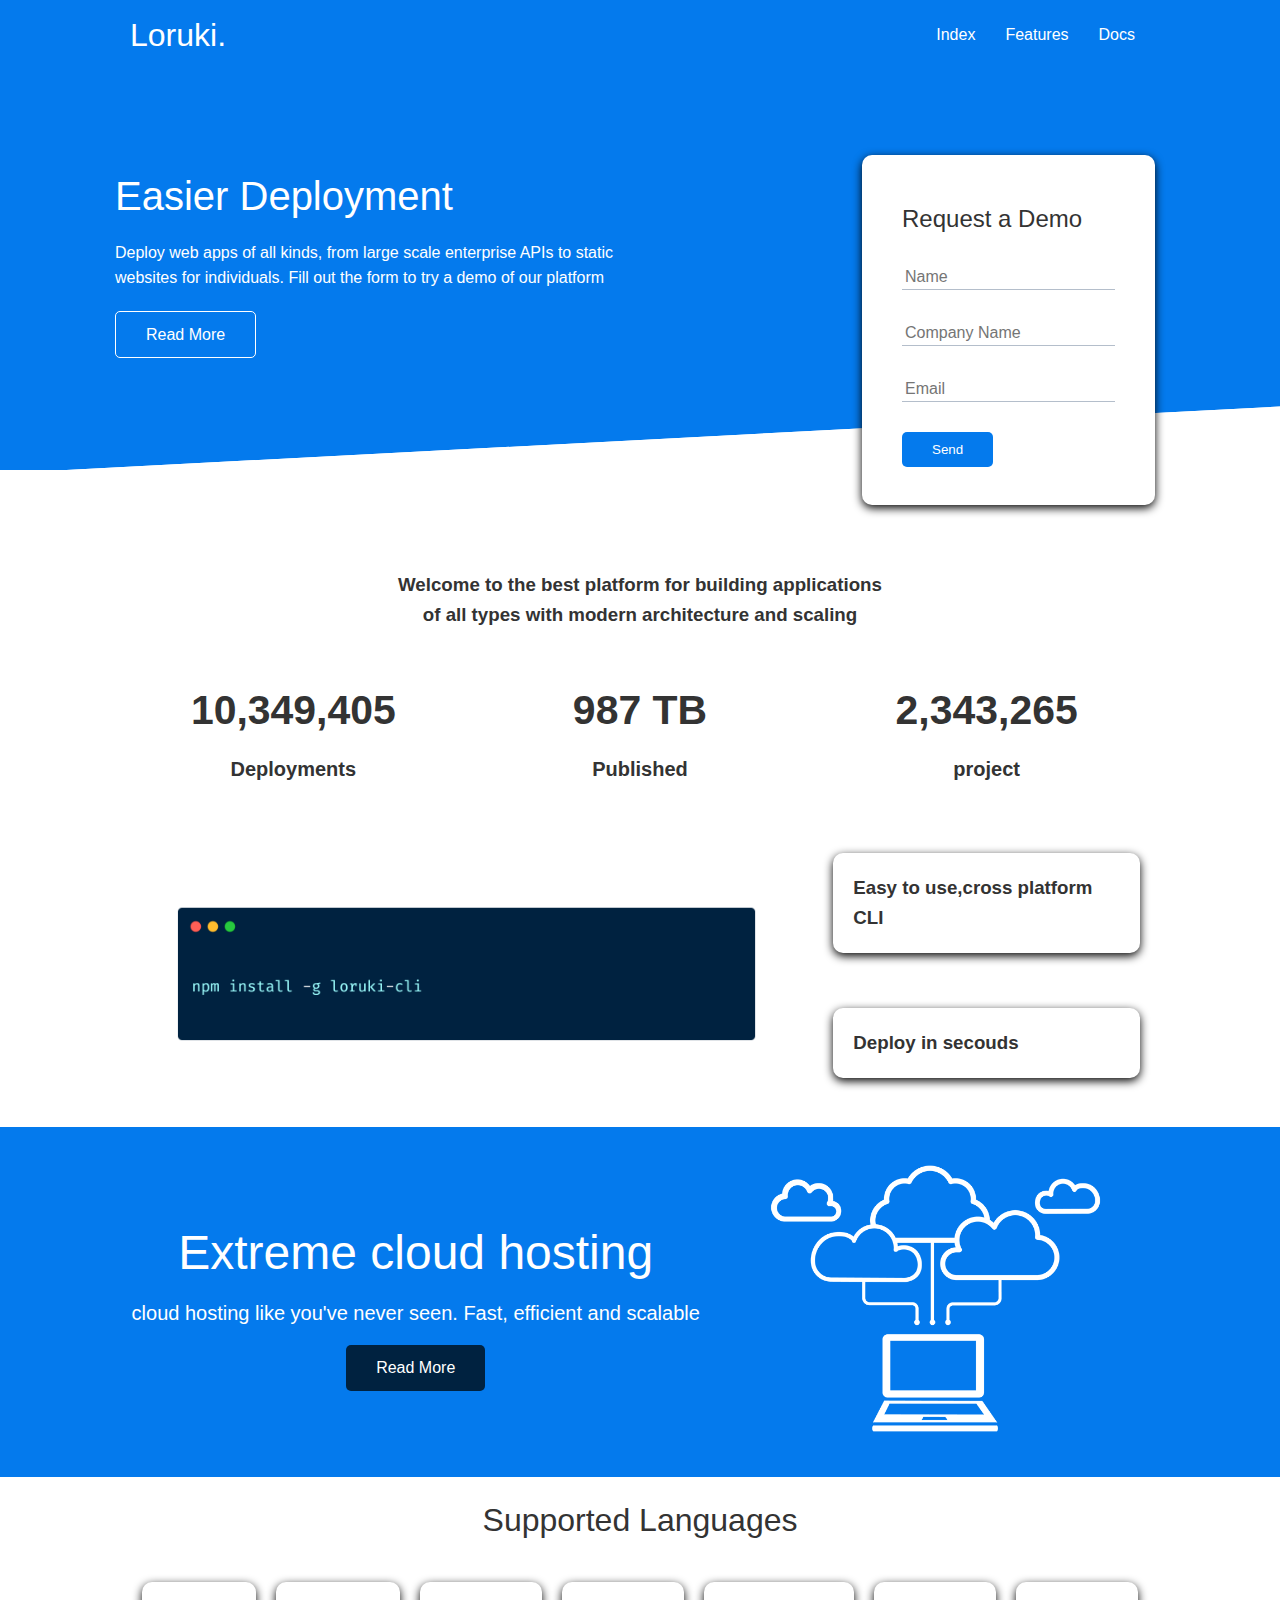
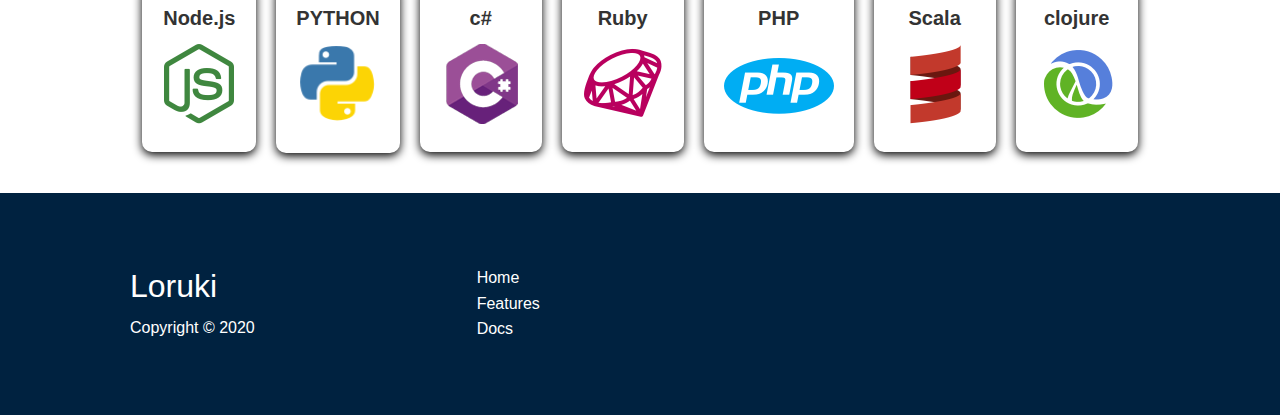
<file: index.html>
<!DOCTYPE html>
<html lang="en">
<head>
    <meta charset="UTF-8">
    <meta name="viewport" content="width=device-width, initial-scale=1.0">
    
    <link rel="stylesheet" href="/css/style.css">
    <link rel="stylesheet" href="https://cdnjs.cloudflare.com/ajax/libs/font-awesome/5.15.1/css/all.min.css" integrity="sha512-+4zCK9k+qNFUR5X+cKL9EIR+ZOhtIloNl9GIKS57V1MyNsYpYcUrUeQc9vNfzsWfV28IaLL3i96P9sdNyeRssA==" crossorigin="anonymous" />

    <title>Loruki | cloud hosting for everyone  </title>
</head>
<body>
    
    <!--Navbar-->
    <div class="navbar">
<div class="container flex">

<h1 class="logo"> Loruki.</h1>
<nav>
    <ul>
        <li><a href="index.html"> Index</a></li>
        <li><a href="features.html">Features</a></li>
        <li><a href="docs.html">Docs </a></li>
      </ul>
</nav>

</div>
    </div>

    <!--end navbar-->
    <!--Start Showcase-->
    <div class="showcase">
<div class="container grid">

    <div class="showcasetext">
        <h1>Easier Deployment</h1>
        <p>Deploy web apps of all kinds, from large scale enterprise APIs to static websites for individuals. Fill out the form to try a demo of our platform</p>
        <a href="features.html" class="btn btn-outline"> Read More </a>
        </p>
    </div>

<div class="showcase-form card">

    <h2>Request a Demo</h2>
    <form>

        <div class="form-control">

            <input type="text" name="name"  placeholder="Name" required>
              </div>
              <div class="form-control">
        <input type="text" name="company"  placeholder="Company Name" required></div>
        <div class="form-control">
        <input type="email" name="email"  placeholder="Email" required >
    </div>
      <input type="submit" value="Send" class="btn btn-primary">
    </form>
</div>

</div>
</div>

    <!--End Showcase-->
<!--stats-->

<section class="stats">

    <div class="container">

        <h3 class="stats-heading text-center my-1">
            Welcome to the best platform for building applications of all types with modern architecture and scaling

        </h3>

        <div class="grid grid-3 text-center my-4">
            <div>
                <i class="fas fa-server fa-3x"></i>
                <h3>10,349,405</h3>
                <p class="text-secondary"> Deployments </p>
            </div>
            <div>
                <i class="fas fa-upload fa-3x"></i>
                <h3>987 TB</h3>
                <p class="text-secondary"> Published </p>
            </div>
            <div>
                <i class="fas fa-project-diagram fa-3x"></i>
                <h3>2,343,265</h3>
                <p class="text-secondary"> project </p>
            </div>
        </div>

    </div>
</section>
<!--CLI-->

<section class="cli">
    <div class="container grid">
        <img src="/images/cli.png" alt="">

        <div class="card">
            <h3>Easy to use,cross platform CLI </3>
        </div>
        <div class="card">
            <h3>Deploy in secouds </3>
        </div>
        
    </div>
</section>
<section class="cloud bg-primary my-2 py-2">

    <div class="container grid">

        <div class="text-center">
            <h2 class="lg">Extreme cloud hosting</h2>

            <p class="lead my-1"> cloud hosting like you've never seen. Fast, efficient and scalable  </p>
         <a href="" class="btn btn-dark">Read More</a>
        </div>
        <div>
            <img src="/images/cloud.png" alt="">
        </div>
    </div>

</section>

<section class="languages">

    <h2 class="md text-center my-2">
        Supported Languages
    </h2>
<div class="container flex">
    <div class="card">
        <h4>Node.js</h4>
        <img src="/images/logos/node.png" alt="">
    </div>
    <div class="card">
        <h4>PYTHON</h4>
        <img src="/images/logos/python.png" alt="">
    </div>
    <div class="card">
        <h4>c#</h4>
        <img src="/images/logos/csharp.png" alt="">
    </div>
    <div class="card">
        <h4>Ruby</h4>
        <img src="/images/logos/ruby.png" alt="">
    </div>
    <div class="card">
        <h4>PHP</h4>
        <img src="/images/logos/php.png" alt="">
    </div>
    <div class="card">
        <h4>Scala</h4>
        <img src="/images/logos/scala.png" alt="">
    </div>
    <div class="card">
        <h4>clojure</h4>
        <img src="/images/logos/clojure.png" alt="">
    </div>
    

</div>
</section>
<!-- Footer -->
<footer class="footer bg-dark py-5">
    <div class="container grid grid-3">
        <div>
            <h1>Loruki
            </h1>
            <p>Copyright &copy; 2020</p>
        </div>
        <nav>
            <ul>
                <li><a href="index.html">Home</a></li>
                <li><a href="features.html">Features</a></li>
                <li><a href="docs.html">Docs</a></li>
            </ul>
        </nav>
        <div class="social">
            <a href="#"><i class="fab fa-github fa-2x"></i></a>
            <a href="#"><i class="fab fa-facebook fa-2x"></i></a>
            <a href="#"><i class="fab fa-instagram fa-2x"></i></a>
            <a href="#"><i class="fab fa-twitter fa-2x"></i></a>
        </div>
    </div>
</footer>

</body>
</html>
</file>
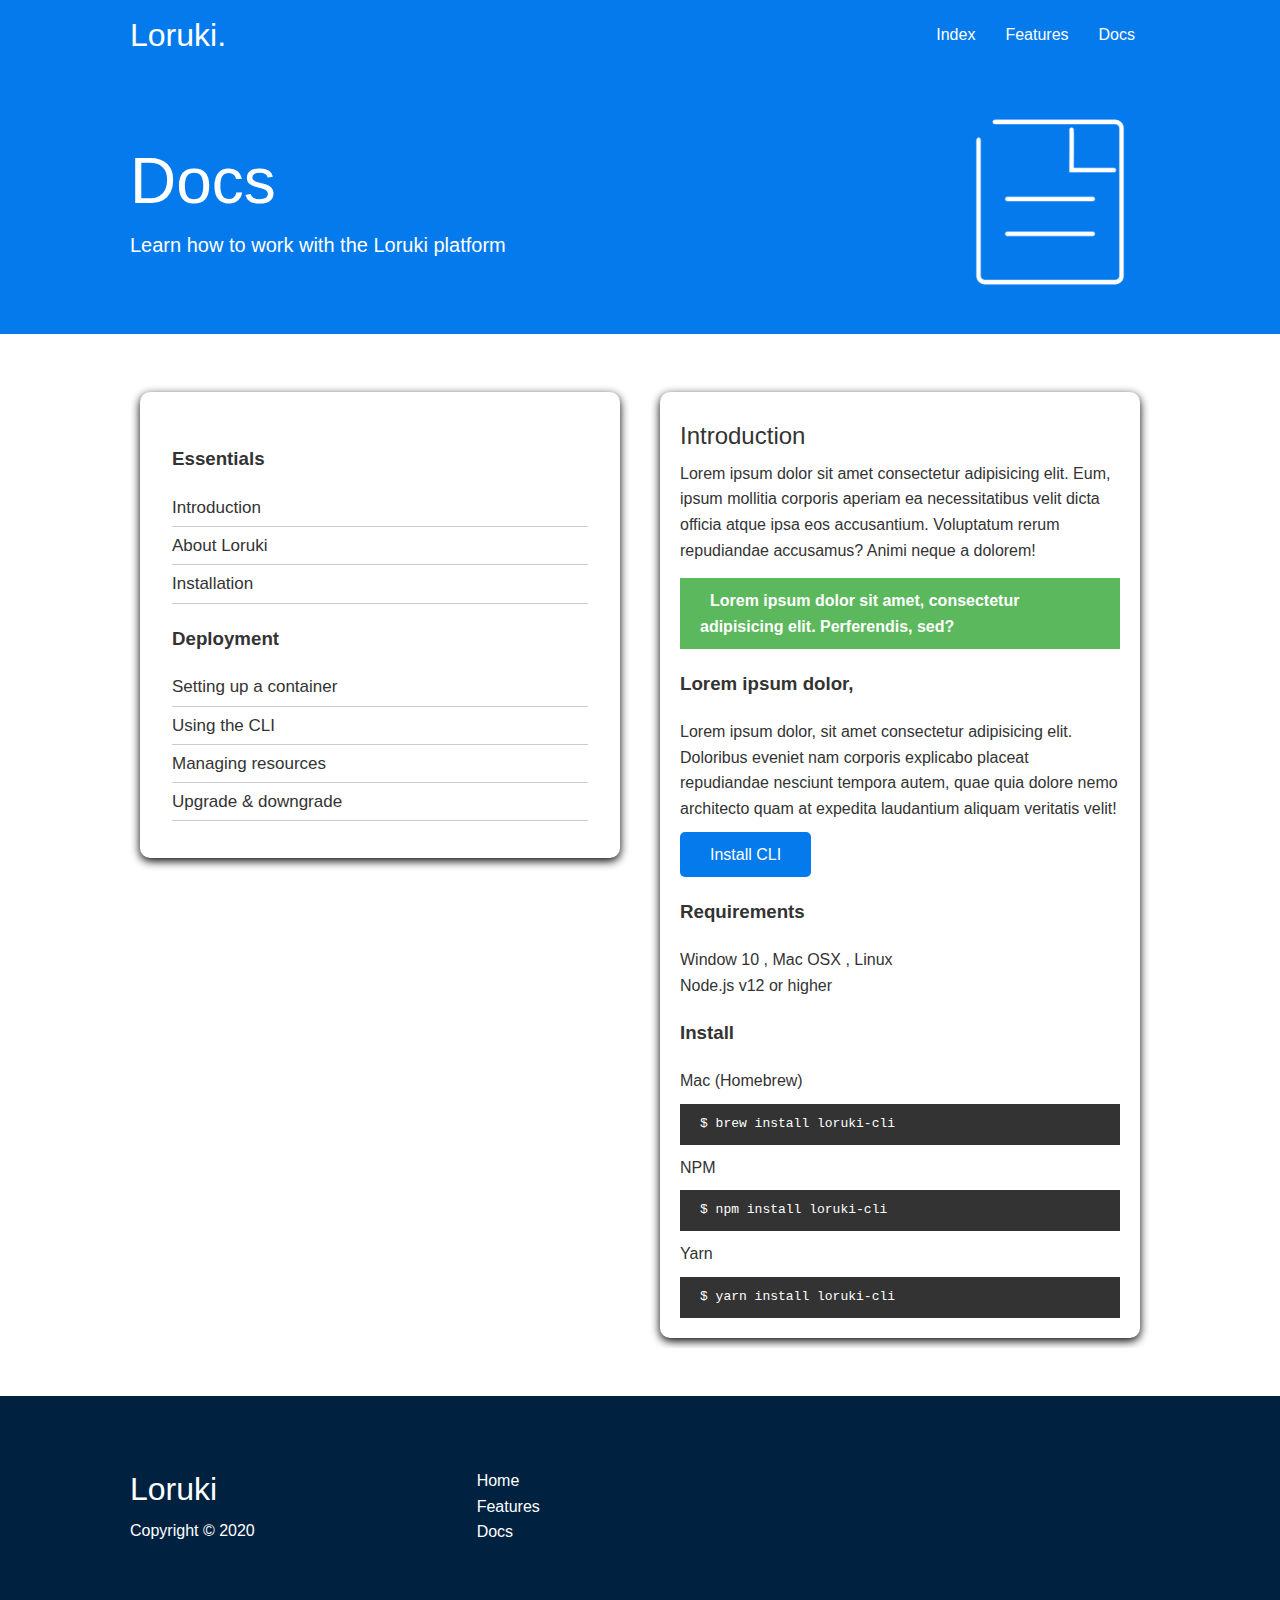
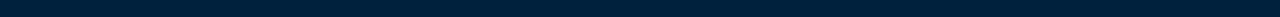
<file: docs.html>
<!DOCTYPE html>
<html lang="en">
<head>
    <meta charset="UTF-8">
    <meta name="viewport" content="width=device-width, initial-scale=1.0">
    
    <link rel="stylesheet" href="/css/style.css">
    <link rel="stylesheet" href="https://cdnjs.cloudflare.com/ajax/libs/font-awesome/5.15.1/css/all.min.css" integrity="sha512-+4zCK9k+qNFUR5X+cKL9EIR+ZOhtIloNl9GIKS57V1MyNsYpYcUrUeQc9vNfzsWfV28IaLL3i96P9sdNyeRssA==" crossorigin="anonymous" />

    <title>Loruki | cloud hosting for everyone  </title>
</head>
<body>
    
    <!--Navbar-->
    <div class="navbar">
<div class="container flex">

<h1 class="logo"> Loruki.</h1>
<nav>
    <ul>
        <li><a href="index.html"> Index</a></li>
        <li><a href="features.html">Features</a></li>
        <li><a href="docs.html">Docs </a></li>
      </ul>
</nav>

</div>
    </div>

    <!--end navbar-->
    <!--head-->

    <section class="docs-head bg-primary py-3">

<div class="container grid">

    <div>
        <h1 class="xl">Docs</h1>
        <p class="lead">Learn how to work with the Loruki platform
        </p>
    </div>

  
        <img src="/images/docs.png" alt="">

</div>

    </section>

    <section class="docs-main my-4">

<div class="container grid">
<div class="card bg-light p-3">

    <h3 class="my-2"> Essentials </h3>


<nav>
    <ul>
  <li><a href="#">Introduction </a></li>
  <li><a href="#">About Loruki </a></li>
  <li><a href="#">Installation  </a></li>
    </ul>
</nav>

<h3 class="my-2"> Deployment </h3>


<nav>
    <ul>
  <li><a href="#">Setting up a container </a></li>
  <li><a href="#">Using the CLI</a></li>
  <li><a href="#">Managing resources </a></li>
  <li><a href="#">Upgrade & downgrade</a></li>
    </ul>
</nav>
</div>

<div class="card">

    <h2>Introduction</h2>
    <p>Lorem ipsum dolor sit amet consectetur adipisicing elit. Eum, ipsum mollitia corporis aperiam ea necessitatibus velit dicta officia atque ipsa eos accusantium. Voluptatum rerum repudiandae accusamus? Animi neque a dolorem!</p>
    <div class="alert alert-sucess">
        <i class="fas fa-info"></i>Lorem ipsum dolor sit amet, consectetur adipisicing elit. Perferendis, sed?
    </div>
    <h3>Lorem ipsum dolor, </h3>
   <p>Lorem ipsum dolor, sit amet consectetur adipisicing elit. Doloribus eveniet nam corporis explicabo placeat repudiandae nesciunt tempora autem, quae quia dolore nemo architecto quam at expedita laudantium aliquam veritatis velit!</p>
   <a href="#" class="btn btn-primary"> Install CLI</a>
   <h3>Requirements</h3>
   <ul>
       <li> Window 10 , Mac  OSX , Linux</li>
       <li> Node.js v12 or higher</li>
   </ul>
   <h3> Install</h3>
   <p>Mac (Homebrew)</p>
   <pre><code>$ brew install loruki-cli</code></pre>
   <p>NPM</p>
   <pre><code>$ npm install loruki-cli</code></pre>
   <p>Yarn </p>
   <pre><code>$ yarn install loruki-cli</code></pre>
</div>
</div>

    </section>


  

<!-- Footer -->
<footer class="footer bg-dark py-5">
    <div class="container grid grid-3">
        <div>
            <h1>Loruki
            </h1>
            <p>Copyright &copy; 2020</p>
        </div>
        <nav>
            <ul>
                <li><a href="index.html">Home</a></li>
                <li><a href="features.html">Features</a></li>
                <li><a href="docs.html">Docs</a></li>
            </ul>
        </nav>
        <div class="social">
            <a href="#"><i class="fab fa-github fa-2x"></i></a>
            <a href="#"><i class="fab fa-facebook fa-2x"></i></a>
            <a href="#"><i class="fab fa-instagram fa-2x"></i></a>
            <a href="#"><i class="fab fa-twitter fa-2x"></i></a>
        </div>
    </div>
</footer>

</body>
</html>
</file>
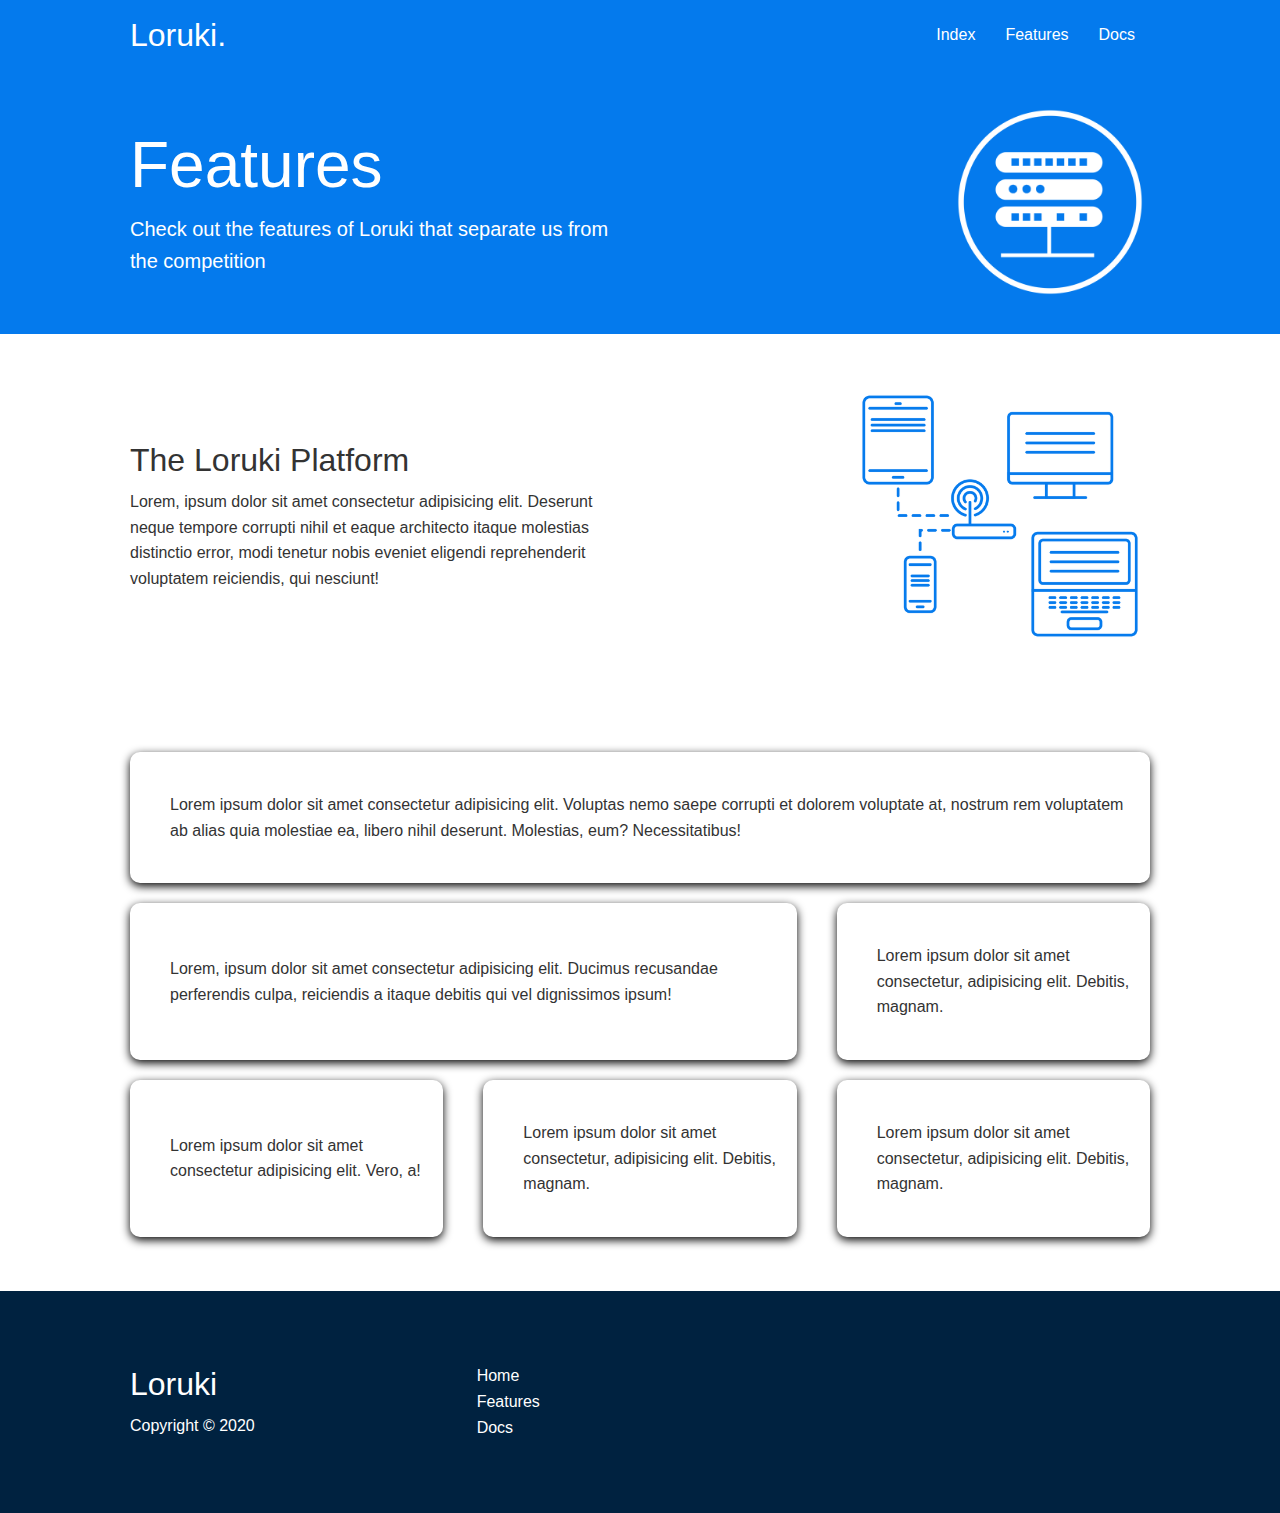
<file: features.html>
<!DOCTYPE html>
<html lang="en">
<head>
    <meta charset="UTF-8">
    <meta name="viewport" content="width=device-width, initial-scale=1.0">
    
    <link rel="stylesheet" href="/css/style.css">
    <link rel="stylesheet" href="https://cdnjs.cloudflare.com/ajax/libs/font-awesome/5.15.1/css/all.min.css" integrity="sha512-+4zCK9k+qNFUR5X+cKL9EIR+ZOhtIloNl9GIKS57V1MyNsYpYcUrUeQc9vNfzsWfV28IaLL3i96P9sdNyeRssA==" crossorigin="anonymous" />

    <title>Loruki | cloud hosting for everyone  </title>
</head>
<body>
    
    <!--Navbar-->
    <div class="navbar">
<div class="container flex">

<h1 class="logo"> Loruki.</h1>
<nav>
    <ul>
        <li><a href="index.html"> Index</a></li>
        <li><a href="features.html">Features</a></li>
        <li><a href="docs.html">Docs </a></li>
      </ul>
</nav>

</div>
    </div>

    <!--end navbar-->
    <!--head-->

    <section class="features-head bg-primary py-3">

<div class="container grid">

    <div>
        <h1 class="xl">Features</h1>
        <p class="lead"> Check out the features of Loruki that separate us from the
            competition  </p>
    </div>

  
        <img src="/images/server.png" alt="">

</div>

    </section>

<section class="features-sub-head bg-light py-3">

    <div class="container grid">

        <div>
            <h1 class="md">The Loruki Platform</h1>
            <p class="sm"> Lorem, ipsum dolor sit amet consectetur adipisicing elit. Deserunt neque tempore corrupti nihil et eaque architecto itaque molestias distinctio error, modi tenetur nobis eveniet eligendi reprehenderit voluptatem reiciendis, qui nesciunt!  </p>
        </div>
    
      
            <img src="/images/server2.png" alt="">
    
    </div>

</section>

    <section class="features-main my-2">
        <div class="container grid grid-3">
            <div class="card flex">
                <i class="fas fa-server fa-3x"></i>
                <p>Lorem ipsum dolor sit amet consectetur adipisicing elit. Voluptas nemo saepe corrupti et dolorem voluptate at, nostrum rem voluptatem ab alias quia molestiae ea, libero nihil deserunt. Molestias, eum? Necessitatibus!</p>
            </div>
            <div class="card flex">
                <i class="fas fa-network-wired fa-3x"></i>
                <p>
                    Lorem, ipsum dolor sit amet consectetur adipisicing elit. Ducimus
                    recusandae perferendis culpa, reiciendis a itaque debitis qui vel
                    dignissimos ipsum!
                </p>
            </div>
            <div class="card flex">
                <i class="fas fa-laptop-code fa-3x"></i>
                <p>
                    Lorem ipsum dolor sit amet consectetur, adipisicing elit. Debitis,
                    magnam.
                </p>
            </div>
            <div class="card flex">
                <i class="fas fa-database fa-3x"></i>
                <p>
                    Lorem ipsum dolor sit amet consectetur adipisicing elit. Vero, a!
                </p>
            </div>
            <div class="card flex">
                <i class="fas fa-power-off fa-3x"></i>
                <p>
                    Lorem ipsum dolor sit amet consectetur, adipisicing elit. Debitis,
                    magnam.
                </p>
            </div>
            <div class="card flex">
                <i class="fas fa-upload fa-3x"></i>
                <p>
                    Lorem ipsum dolor sit amet consectetur, adipisicing elit. Debitis,
                    magnam.
                </p>
            </div>
        </div>

</section>

<!-- Footer -->
<footer class="footer bg-dark py-5">
    <div class="container grid grid-3">
        <div>
            <h1>Loruki
            </h1>
            <p>Copyright &copy; 2020</p>
        </div>
        <nav>
            <ul>
                <li><a href="index.html">Home</a></li>
                <li><a href="features.html">Features</a></li>
                <li><a href="docs.html">Docs</a></li>
            </ul>
        </nav>
        <div class="social">
            <a href="#"><i class="fab fa-github fa-2x"></i></a>
            <a href="#"><i class="fab fa-facebook fa-2x"></i></a>
            <a href="#"><i class="fab fa-instagram fa-2x"></i></a>
            <a href="#"><i class="fab fa-twitter fa-2x"></i></a>
        </div>
    </div>
</footer>

</body>
</html>
</file>
<file: css/style.css>
@import url('https://fonts.googleapis.com/css2?family=Montserrat:wght@300&display=swap');

:root{

    --primary-color: #047aed;
    --secoundary-color: #1c3fa8;
    --dark-color: #002240;
    --lite-color: #f4f4f4;
    --sucess-color: #5cb85c;
}

*{
    
   box-sizing: border-box;
   margin: 0;
   padding: 0;

}

body{

    font-family: 'Leto' , sans-serif;
    color: #333;
    line-height: 1.6;
}

ul{
    list-style: none;
}

a{
    text-decoration: none;
    color: #333;
}

h1, h2{
    font-weight: 300;
    line-height: 1.2;
    margin: 10px 0;

}

p{
    margin: 10px 0;
}

img{
    width: 100%;
}

.navbar{
    background-color: var(--primary-color) ;
    color: white;
    height: 70px;
}

.navbar ul{
    display: flex;
}
.navbar .flex {

justify-content: space-between;

}
.navbar a{
    color: #fff;
    padding: 10px;
    margin : 0 5px;
    


}

.navbar a:hover {
    
    border-bottom: 2px solid white;
}
.container{

    max-width: 1100px;
    margin: 0 auto;
    overflow: auto;
    padding: 0px 40px;
}

.flex{
    display: flex;
    justify-content: center;
    align-items: center;
    height: 100%;
}

/*showcase*/
.showcase{
  
    height: 400px;
    background-color: var(--primary-color);
    color: white;
    position: relative;
}

.showcase .grid{
overflow: visible;
    grid-template-columns: 55% 45%;
    gap: 30px
}

.showcase h1{

    font-size: 40px;
}

.showcase p{

    margin: 20px 0;

}

.grid{

    display: grid;
    grid-template-columns:repeat(2 , 1fr) ;
    gap:20px;
    justify-content: center;
    align-items: center;
    height: 100%;

}

.grid-3{
    grid-template-columns:repeat(3, 1fr) ;
}

.card{

    background-color: #fff;
    color: #333;
    border-radius: 10px ;
    box-shadow: 0 3px 10px rgba(0, 0, 0);
   padding:20px;
   margin: 10px ;

}
.showcase-form{
    position: relative;
    top: 60px;
    height: 350px;
    padding: 40px;
    z-index: 100;
    justify-self: flex-end;

} 

.showcase-form .form-control{

    margin: 30px 0;

}

.showcase-form input[type='text'],
.showcase-form input[type='email']{

    border: 0;
    border-bottom: 1px solid #b4becb;
    width: 100%;
    padding: 3px;
    font-size: 16px;

}

.showcase-form input:focus{

    outline:none;
}

.showcase::before,
.showcase::after{

    content: '';
    position: absolute;
    height: 100px;
    bottom: -70px;
    right: 0;
    left: 0;
    background-color: #fff;
    transform: skewY(-3deg);
    -webkit-transform: skewY(-3deg);
    -moz-transform: skewY(-3deg);
    -ms-transform: skewY(-3deg);
    
}

.btn {
    display: inline-block;
    padding: 10px 30px;
    cursor: pointer;
    background-color: var(--primary-color);
    color: white;
    border: none;
    border-radius: 5px;
}
.btn-outline{

    background-color: transparent;
    border : 1px #fff solid;
}

.btn:hover{

    transform: scale(0.98);
}

.stats{
    padding-top:100px;
}
.text-center{
    text-align: center;
}
.my-1{

    margin: 1rem 0;
}
.my-2{
    margin: 1.5rem 0;
}
.my-3{
    margin: 2rem 0;
}
.my-4{
    margin: 3rem 0;
}
.my-5{
    margin: 4rem 0;
}

.m-1{

    margin: 1rem ;
}
.m-2{
    margin: 1.5rem ;
}
.m-3{
    margin: 2rem ;
}
.m-4{
    margin: 3rem ;
}
.m-5{
    margin: 4rem ;
}

/*padding*/
.py-1{

    padding: 1rem 0;
}
.py-2{
    padding: 1.5rem 0;
}
.py-3{
    padding: 2rem 0;
}
.py-4{
    padding: 3rem 0;
}
.py-5{
    padding: 4rem 0;
}

.p-1{

    padding: 1rem ;
}
.p-2{
    padding: 1.5rem ;
}
.p-3{
    padding: 2rem ;
}
.p-4{
    padding: 3rem ;
}
.p-5{
    padding: 4rem ;
}

.stats-heading{
    max-width: 500px;
    margin:auto;
}

.stats .grid-3
{
    font-size: 35px;
}

.stats  p{

    font-size: 20px;
    font-weight: bold;


}

.cli .grid{

    grid-template-columns: repeat(3, 1fr);
    grid-template-rows: repeat(2, 1fr);
}

.cli .grid > *:first-child{

    grid-column: 1/ span 2;
    grid-row: 1/ span 2;
} 

.cloud .grid{

    grid-template-columns:4fr 3fr ;
}

.bg-primary , .btn-primary{

    color: white;
    background-color: var(--primary-color);
}

.bg-secondary , .btn-secondary{

    color: white;
    background-color: var(--secondary-color);
}

.bg-secoundary , .btn-secoundary{

    color: white;
    background-color: var(--secoundary-color);
}

.bg-dark , .btn-dark{

    color: white;
    background-color: var(--dark-color);
}

.bg-lite , .btn-lite{

   
    background-color: var(--lite-color);
    color: #333;
}

.lead{
    font-size: 20px;
}
.sm{
    font-size: 1rem;
}
.md{
    font-size: 2rem;
}
.lg{
    font-size: 3rem;
}
.xl{
    font-size :4rem;
}

.languages .flex{
    flex-wrap: wrap;
}
.languages .card{
    text-align: center;
 margin :18px 10px 40px;
 transition: transform 0.2s ease-in ;
}
.languages .card h4{
    font-size: 20px;
    margin-bottom: 10px;
}

.languages .card:hover{
    transform: translateY(-15px)
}

.bg-primary a,
.btn-primary a,
.bg-secondary a, 
.btn-secoundary a,
.btn-secondary a, 
.bg-dark a,
.btn-dark a{

    color: white;
}

/*Features */

.features-head img , .docs-head img  {

    width: 200px;
    justify-self: flex-end;

}

.features-sub-head img{
    width: 300px;
    justify-self: flex-end;
}

.features-main .card > i{

    margin-right: 20px;

}

.features-main .grid{
padding: 30px;

}

.features-main .grid > *:first-child{
   
    grid-column: 1 /span 3;
    
 }
 .features-main .grid > *:nth-child(2){
   
    grid-column: 1 /span 2;
    
 }

 /*Docs*/
 .docs-main h3{

    margin: 20px 0;
 }

 .docs-main .grid{
     grid-template-columns: 1fr , 2fr;
     align-items: flex-start;
 }

 .docs-main a:hover{
    font-weight: bold;
    
}

.docs-main nav li{
    font-size: 17px;
    padding-bottom: 5px;
    margin-bottom: 5px;
    border-bottom: 1px solid #ccc;
}

.alert{
    background-color: var(--lite-color);
    padding: 10px 20px;
    font-weight: bold;
    margin: 15px 0;
}

.alert i {
    margin-right: 10px;
}

.alert-sucess{
    background-color: var(--sucess-color);
    color: #fff;
}

code, pre{

    background-color: #333;
    color: white;
    padding: 10px;
}







/*tablets and under*/

@media(max-width:768px){

.grid,
.showcase .grid, 
.stats .grid,
.cli .grid,
.cloud .grid ,
.features-main .grid,
.docs-main .grid{

    grid-template-columns: 1fr;
    grid-template-rows: 1fr;
    text-align: center;
}

.showcase{
    height: auto;
}

.showcasetext{

    text-align: center;
    margin-top: 40px;
}

.showcase-form{

    justify-self: center;
    margin:auto;
}

.cli .grid > *:first-child{

    grid-column: 1;
    grid-row: 1;
}

.grid-3{
    grid-column: 1;
    grid-row: 1;
}

.features-head, 
.features-sub-head,
.docs-head{
    text-align: center;
}

.features-head img, 
.features-sub-head img,
.docs-head img{
    justify-self: center;
}



.features-main .grid > *:first-child,
.features-main .grid > *:nth-child(2){
   grid-column: 1;
} 
}
@media(max-width: 500px){

.navbar{

    height: 110px;

}

.navbar .flex{

    flex-direction: column;

}

.navbar ul{
    padding: 10px;
    background-color:  rgba( 0, 0, 0, 0.1);
}
}
</file>
